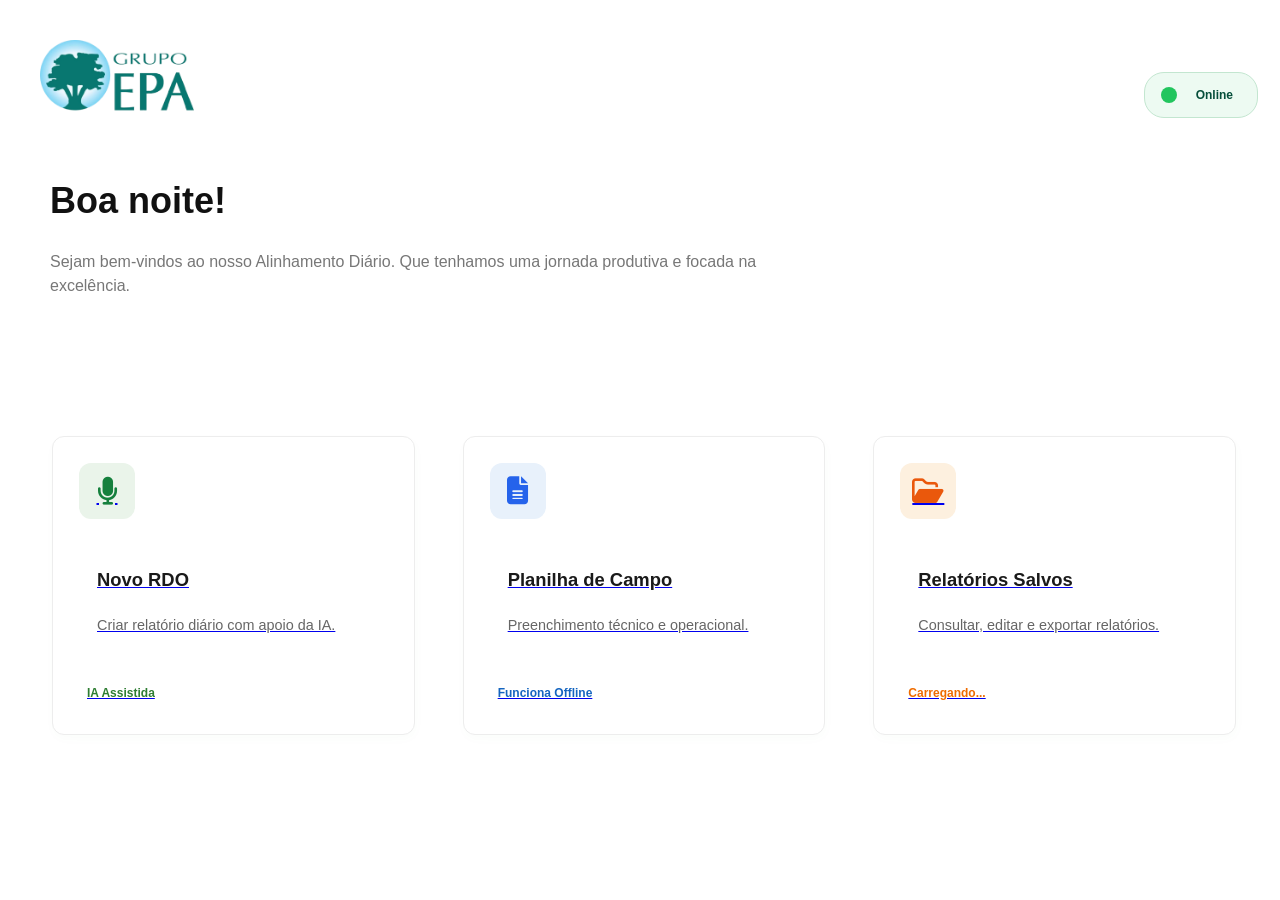
<file: index.html>
<!DOCTYPE html>
<html lang="pt-br">
<head>
    <meta charset="UTF-8">
    <meta name="viewport" content="width=device-width, initial-scale=1.0">
    <title>Grupo EPA</title>
    <link rel="stylesheet" href="css/style.css">
    <link rel="stylesheet" href="https://cdnjs.cloudflare.com/ajax/libs/font-awesome/6.5.2/css/all.min.css">
</head>

<body>
    <header class="header-logo">
        <img src="img/Logo EPA.png" alt="Grupo EPA" class="logo">
    </header>
    <main>
        <section class="welcome-section">
            <h1 id="saudacao"></h1>
            <p class="mensagem-boas-vindas">
                Sejam bem-vindos ao nosso Alinhamento Diário. Que tenhamos uma jornada produtiva e focada na excelência.
            </p>
        </div>
    </section>
        <div class="status-pill" id="statusPill">
            <div class="status-dot"></div>
            <span id="statusText">Online</span>
        </div>
    </main>

    <footer>
        <section class="cards-grid">

            <a href="html/novo_rdo.html" class="card-link">
                <div class="card">
                    <div class="card-icon icon-green">
                        <i class="fa-solid fa-microphone"></i>
                    </div>

                    <div class="card-content">
                        <h2>Novo RDO</h2>
                        <p>Criar relatório diário com apoio da IA.</p>
                    </div>

                    <span class="card-footer footer-green">
                        IA Assistida
                    </span>
                </div>
            </a>

            <a href="html/planilha_campo.html" class="card-link">
                <div class="card">
                    <div class="card-icon icon-blue">
                        <i class="fa-solid fa-file-lines"></i>
                    </div>

                    <div class="card-content">
                        <h2>Planilha de Campo</h2>
                        <p>Preenchimento técnico e operacional.</p>
                    </div>

                    <span class="card-footer footer-blue">
                        Funciona Offline
                    </span>
                </div>
            </a>

            <a href="html/relatorios_salvos.html" class="card-link">
                <div class="card">
                    <div class="card-icon icon-orange">
                        <i class="fa-regular fa-folder-open"></i>
                    </div>

                    <div class="card-content">
                        <h2>Relatórios Salvos</h2>
                        <p>Consultar, editar e exportar relatórios.</p>
                    </div>

                    <span class="card-footer footer-orange">
                        Carregando...
                    </span>
                </div>
            </a>

        </section>
    </footer>
    <script src="js/rdo.js"></script>
</body>

</html>
</file>
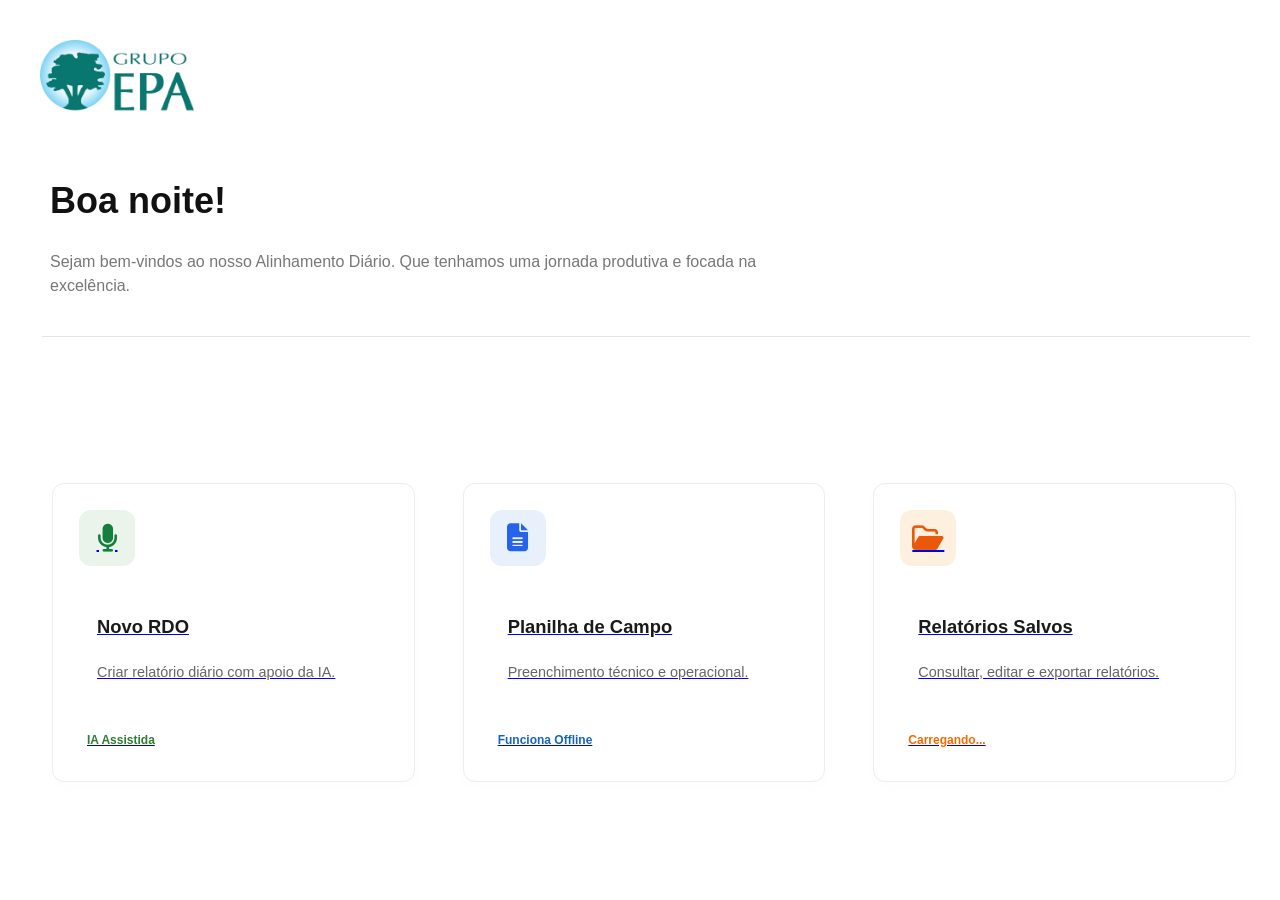
<file: html/index.html>
<!DOCTYPE html>
<html lang="pt-br">

<head>
    <meta charset="UTF-8">
    <meta name="viewport" content="width=device-width, initial-scale=1.0">
    <title>Grupo EPA</title>
    <link rel="stylesheet" href="/css/style.css">
    <link rel="stylesheet" href="https://cdnjs.cloudflare.com/ajax/libs/font-awesome/6.5.2/css/all.min.css">
</head>

<body>
    <header class="header-logo">
        <img src="/img/Logo EPA.png" alt="Grupo EPA" class="logo">
    </header>
    <main>
        <section class="welcome-section">
            <h1 id="saudacao"></h1>

            <p class="mensagem-boas-vindas">
                Sejam bem-vindos ao nosso Alinhamento Diário. Que tenhamos uma jornada produtiva e focada na excelência.
            </p>

            <div class="divider"></div>
        </section>
    </main>
    <footer>
        <section class="cards-grid">

            <a href="/html/novo_rdo.html" class="card-link">
                <div class="card">
                    <div class="card-icon icon-green">
                        <i class="fa-solid fa-microphone"></i>
                    </div>

                    <div class="card-content">
                        <h2>Novo RDO</h2>
                        <p>Criar relatório diário com apoio da IA.</p>
                    </div>

                    <span class="card-footer footer-green">
                        IA Assistida
                    </span>
                </div>
            </a>

            <a href="/html/planilha_campo.html" class="card-link">
                <div class="card">
                    <div class="card-icon icon-blue">
                        <i class="fa-solid fa-file-lines"></i>
                    </div>

                    <div class="card-content">
                        <h2>Planilha de Campo</h2>
                        <p>Preenchimento técnico e operacional.</p>
                    </div>

                    <span class="card-footer footer-blue">
                        Funciona Offline
                    </span>
                </div>
            </a>

            <a href="/html/relatorios_salvos.html" class="card-link">
                <div class="card">
                    <div class="card-icon icon-orange">
                        <i class="fa-regular fa-folder-open"></i>
                    </div>

                    <div class="card-content">
                        <h2>Relatórios Salvos</h2>
                        <p>Consultar, editar e exportar relatórios.</p>
                    </div>

                    <span class="card-footer footer-orange">
                        Carregando...
                    </span>
                </div>
            </a>

        </section>
    </footer>
    <script src="/js/rdo.js"></script>
</body>

</html>
</file>
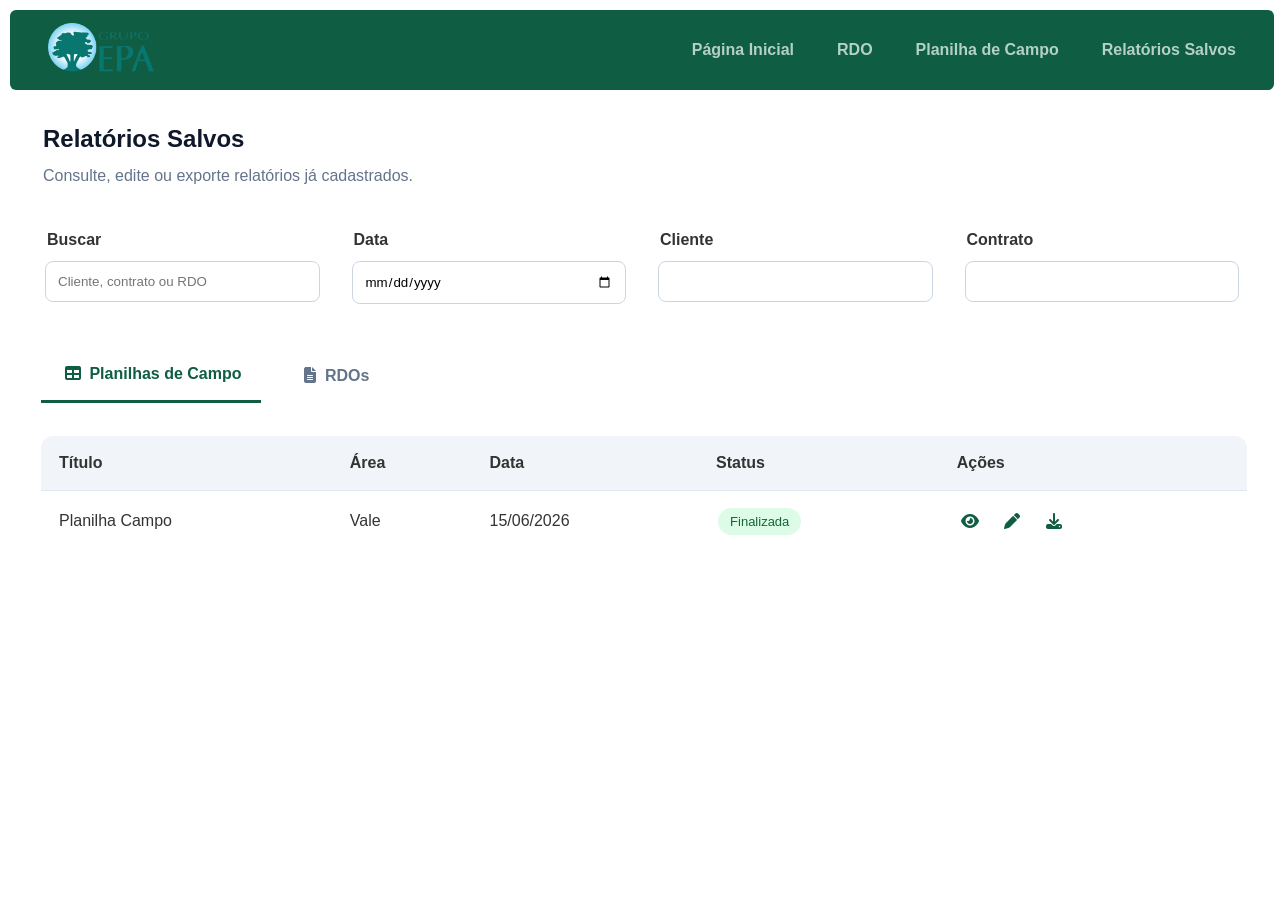
<file: html/relatorios_salvos.html>
<!DOCTYPE html>
<html lang="pt-BR">

<head>
    <meta charset="UTF-8">
    <meta name="viewport" content="width=device-width, initial-scale=1.0">
    <title>Relatórios Salvos - EPA</title>

    <link rel="stylesheet" href="../css/relatorio_salvos.css">

    <link rel="stylesheet" href="https://cdnjs.cloudflare.com/ajax/libs/font-awesome/6.5.2/css/all.min.css">
</head>

<body>

    <!-- HEADER -->

    <header class="topbar">

        <div class="logo-area">
            <img src="/img/Logo EPA.png" alt="EPA">
        </div>

        <nav class="menu">

            <a href="/index.html">
                Página Inicial
            </a>

            <a href="/html/novo_rdo.html">
                RDO
            </a>

            <a href="/html/planilha_campo.html">
                Planilha de Campo
            </a>

            <a href="/html/relatorios_salvos.html" class="active">
                Relatórios Salvos
            </a>

        </nav>

    </header>

    <main class="container">

        <section class="page-header">

            <h1>Relatórios Salvos</h1>

            <p>
                Consulte, edite ou exporte relatórios já cadastrados.
            </p>

        </section>

        <!-- FILTROS -->

        <section class="filtros">

            <div class="campo">
                <label>Buscar</label>
                <input type="text" placeholder="Cliente, contrato ou RDO">
            </div>

            <div class="campo">
                <label>Data</label>
                <input type="date">
            </div>

            <div class="campo">
                <label>Cliente</label>
                <input type="text">
            </div>

            <div class="campo">
                <label>Contrato</label>
                <input type="text">
            </div>

        </section>

        <!-- ABAS -->

        <div class="tabs">

            <button class="tab-btn active" data-tab="planilhas">
                <i class="fa-solid fa-table"></i>
                Planilhas de Campo
            </button>

            <button class="tab-btn" data-tab="rdos">
                <i class="fa-solid fa-file-lines"></i>
                RDOs
            </button>

        </div>

        <!-- PLANILHAS -->

        <section id="planilhas" class="tab-content active">

            <table>

                <thead>

                    <tr>
                        <th>Título</th>
                        <th>Área</th>
                        <th>Data</th>
                        <th>Status</th>
                        <th>Ações</th>
                    </tr>

                </thead>

                <tbody>

                    <tr>
                        <td>Planilha Campo</td>
                        <td>Vale</td>
                        <td>15/06/2026</td>
                        <td>
                            <span class="status finalizado">
                                Finalizada
                            </span>
                        </td>

                        <td class="acoes">
                            <i class="fa-solid fa-eye"></i>
                            <i class="fa-solid fa-pen"></i>
                            <i class="fa-solid fa-download"></i>
                        </td>

                    </tr>

                </tbody>

            </table>

        </section>

        <!-- RDOS -->

        <section id="rdos" class="tab-content">

            <table>

                <thead>

                    <tr>
                        <th>RDO</th>
                        <th>Cliente</th>
                        <th>Contrato</th>
                        <th>Projeto</th>
                        <th>Data</th>
                        <th>Local</th>
                        <th>Status</th>
                        <th>Ações</th>
                    </tr>

                </thead>

                <tbody>

                    <tr>

                        <td>RDO-001</td>
                        <td>Vale</td>
                        <td>CT-001</td>
                        <td>Perfuração</td>
                        <td>15/06/2026</td>
                        <td>Belo Horizonte</td>

                        <td>
                            <span class="status andamento">
                                Em andamento
                            </span>
                        </td>

                        <td class="acoes">
                            <i class="fa-solid fa-eye"></i>
                            <i class="fa-solid fa-pen"></i>
                            <i class="fa-solid fa-download"></i>
                        </td>

                    </tr>

                </tbody>

            </table>

        </section>

    </main>

    <script src="../js/relatorios.js"></script>

</body>

</html>
</file>
<file: css/style.css>
/* ==========================================
   1. CONFIGURAÇÕES DE RESET E FONTE
   ========================================== */
* {
    margin: 2px;
    padding: 8px;
    box-sizing: border-box;
    font-family: 'Inter', sans-serif;
}

body {
    background-color: #ffffff;
    color: #333333;
    width: 100%;
    overflow-x: hidden;
    display: block !important; 
    text-align: left !important;
}

 
.topbar {
    display: flex;
    align-items:flex-end;
    justify-content: space-between;
    padding: 14px 28px;
    background: var(--white);
    border-bottom: 1px solid #E5E7EB;
    flex-shrink: 0;
}
 

.topbar-left p {
    font-size: 12px;
    color: #666;
    margin-top: 2px;
}
 
.status-pill {
    display:inline-flex;
    align-items:center;
    gap: 7px;
    position: absolute;
    top: 70px;    
    right: 20px;  
    background: #EDFAF2;
    border: 1px solid #C3E6D0;
    border-radius: 20px;
    padding: 5px 14px;
    font-size: 12px;
    font-weight: 600;
    color: #064E3B;
    transition: all 0.2s;
}
 
.status-dot {

    width: 7px;
    height: 7px;
    background: #22C55E;
    border-radius: 50%;
    transition: background 0.2s;
  
}

/* ==========================================
   2. ESTRUTURA E LAYOUT PRINCIPAL
   ========================================== */
.container {
    width: 100%;
    max-width: 1200px;
    margin: 0 auto !important; /* Centraliza a caixa estrutural, não os textos */
    padding: clamp(20px, 5vw, 60px) 20px;
    display: flex;
    flex-direction: column;
    align-items: flex-start !important; /* Alinha todo o conteúdo à esquerda */
    justify-content: flex-start;
}

.header-logo {
    width: 100%;
    margin-bottom: 20px;
    text-align: left;
}

.header-logo .logo {
    max-height: 90px;
    height: auto;
    display: block;
}

/* ==========================================
   3. TEXTOS SUPERIORES (BOAS-VINDAS)
   ========================================== */
.welcome-section {
    width: 100%;
    text-align: left;
}

.welcome-section h1 {
    font-size: clamp(1.75rem, 4vw, 2.25rem);
    font-weight: 700;
    margin-bottom: 12px;
    color: #111111;
}

.welcome-section .mensagem-boas-vindas {
    font-size: clamp(0.9rem, 2vw, 1rem);
    color: #777777;
    line-height: 1.5;
    max-width: 800px;
}

/* Linha Divisória Fina e Cinza */
.divider {
    width: 100%;
    border: none;
    border-top: 1px solid #e4e4e4;
    margin-top: 30px;
}
/* ==========================================
   4. SEÇÃO DE CARDS (GRID E RESPONSIVIDADE)
   ========================================== */
.cards-grid {
    display: grid;
    /* Divide em 3 colunas em telas normais e joga para 1 coluna em celulares */
    grid-template-columns: repeat(auto-fit, minmax(290px, 1fr));
    gap: 24px;
    width: 100%;
    /* Empurra os cards significativamente para baixo da linha */
    margin-top: clamp(40px, 8vw, 80px) !important; 
}

/* ==========================================
   5. ESTILIZAÇÃO DOS CARDS
   ========================================== */
.card {
    background: #ffffff;
    border: 1px solid #ededed;
    border-radius: 12px;
    padding: 24px;
    display: flex;
    flex-direction: column;
    justify-content: space-between;
    min-height: 220px;
    box-shadow: 1px 4px 12px rgba(29, 172, 65, 0.02);
    transition: transform 0.2s, box-shadow 0.2s;
    text-align: left;
}

.card:hover {
    transform: translateY(-3px);
    box-shadow: 0 8px 20px rgba(66, 207, 137, 0.05);
}

.card-icon {
    width: 56px;
    height: 56px;
    border-radius: 12px;

    display: flex;
    align-items: center;
    justify-content: center;

    margin-bottom: 30px;
}

.card-icon i {
    font-size: 28px;
}

.icon-green {
    background: #eaf4ea;
}

.icon-green i {
    color: #15803d;
}

.icon-blue {
    background: #e8f1fb;
}

.icon-blue i {
    color: #2563eb;
}

.icon-orange {
    background: #fdf0df;
}

.icon-orange i {
    color: #ea580c;
}

.card-content h2 {
    font-size: 1.15rem;
    font-weight: 600;
    color: #1a1a1a;
    margin-bottom: 8px;
}

.card-content p {
    font-size: 0.9rem;
    color: #666666;
    line-height: 1.45;
    margin-bottom: 24px;
}

.card-footer {
    font-size: 0.75rem;
    font-weight: 600;
    margin-top: auto;
}

.footer-green { color: #2e7d32; }
.footer-blue { color: #1565c0; }
.footer-orange { color: #ef6c00; }

/* ==========================================
   6. MEDIA QUERIES (REFINAMENTOS CELULAR)
   ========================================== */
@media (max-width: 480px) {
    .container {
        padding: 20px 16px;
    }
    .cards-grid {
        gap: 16px;
    }
    .card {
        padding: 20px;
    }
}
</file>
<file: css/relatorio_salvos.css>
* {
    margin: 2px;
    padding: 2px;
    box-sizing: border-box;
    font-family: 'Inter', sans-serif;
}


body {
    background-color: #ffffff;
    color: #333333;
    width: 100%;
    overflow-x: hidden;
    display: block !important;
    /* Desativa centralizações herdadas no body */
    text-align: left !important;
}

.topbar {
    background: #0f5d43;
    height: 80px;
    display: flex;
    align-items: center;
    justify-content: space-between;
    padding: 15px 30px;
    border-radius: 6px;

}

.logo-area img {
    height: 55px;
}

.menu {
    display: flex;
    gap: 35px;
}

.menu a {
    color: #b3d1c8;
    ;
    text-decoration: none;
    font-weight: 600;
}

.container {
    padding: 25px;
}

.page-header h1 {
    color: #0f172a;
    margin-bottom: 10px;
}

.page-header p {
    color: #64748b;
}

.filtros {
    background: white;
    margin-top: 30px;
    border-radius: 12px;
    display: grid;
    grid-template-columns: repeat(4, 2fr);
    gap: 20px;
}

.campo {
    display: flex;
    flex-direction: column;
}

.campo label {
    margin-bottom: 8px;
    font-weight: 600;
}

.campo input {
    padding: 12px;
    border: 1px solid #cbd5e1;
    border-radius: 8px;
}

.tabs {
    margin-top: 30px;
    display: flex;
    gap: 15px;
}

.tab-btn {
    background: transparent;
    border: none;
    padding: 15px 20px;
    cursor: pointer;
    font-size: 16px;
    font-weight: 600;
    color: #64748b;
}

.tab-btn.active {
    color: #0f5d43;
    border-bottom: 3px solid #0f5d43;
}

.tab-content {
    display: none;
    margin-top: 25px;
}

.tab-content.active {
    display: block;
}

table {
    width: 100%;
    background: white;
    border-collapse: collapse;
    border-radius: 12px;
    overflow: hidden;
}

thead {
    background: #f1f5f9;
}

th,
td {
    padding: 18px;
    text-align: left;
}

tbody tr {
    border-top: 1px solid #e2e8f0;
}

.status {
    padding: 6px 12px;
    border-radius: 20px;
    font-size: 13px;
}

.finalizado {
    background: #dcfce7;
    color: #166534;
}

.andamento {
    background: #dbeafe;
    color: #1d4ed8;
}

.acoes i {
    margin-right: 15px;
    cursor: pointer;
    color: #0f5d43;
}
</file>
